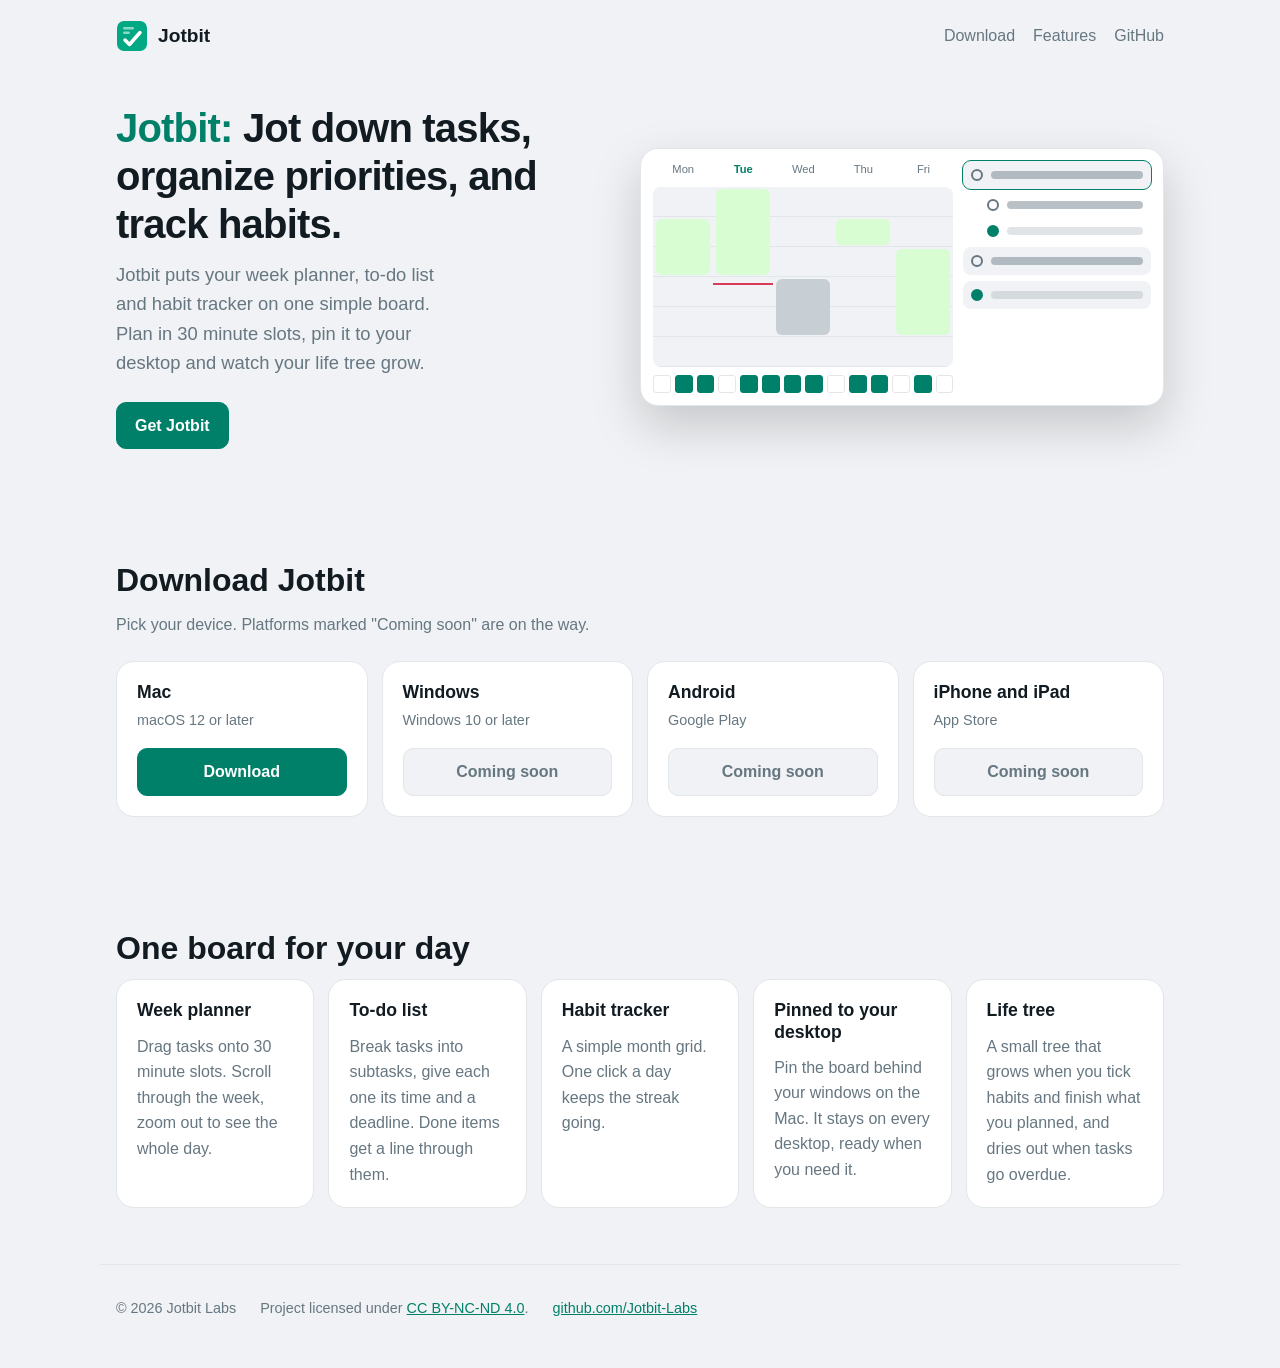
<file: index.html>
<!doctype html>
<html lang="en">
<head>
  <meta charset="utf-8">
  <meta name="viewport" content="width=device-width, initial-scale=1">
  <title>Jotbit: Jot down tasks, organize priorities, and track habits.</title>
  <meta name="description" content="Jotbit puts a week planner, a to-do list and a habit tracker on one simple board. Plan your day in 30 minute slots. Download Jotbit for Mac.">
  <link rel="canonical" href="https://jotbit-labs.github.io/">
  <meta name="color-scheme" content="dark light">
  <meta name="theme-color" content="#f0f2f5" media="(prefers-color-scheme: light)">
  <meta name="theme-color" content="#0b141a" media="(prefers-color-scheme: dark)">
  <meta name="application-name" content="Jotbit">
  <meta name="apple-mobile-web-app-title" content="Jotbit">

  <!-- Icons: SVG for browsers, PNG for Google results, Apple icon for home screens. -->
  <link rel="icon" href="assets/jotbit-logo.svg" type="image/svg+xml">
  <link rel="icon" href="assets/jotbit-favicon-48.png" type="image/png" sizes="48x48">
  <link rel="apple-touch-icon" href="assets/jotbit-apple-touch-icon.png">

  <!-- Link previews (WhatsApp, LinkedIn, Slack, X, Facebook). -->
  <meta property="og:type" content="website">
  <meta property="og:site_name" content="Jotbit">
  <meta property="og:title" content="Jotbit: Jot down tasks, organize priorities, and track habits.">
  <meta property="og:description" content="A week planner, a to-do list and a habit tracker on one simple board.">
  <meta property="og:url" content="https://jotbit-labs.github.io/">
  <meta property="og:image" content="https://jotbit-labs.github.io/assets/jotbit-social-card.png">
  <meta property="og:image:width" content="1200">
  <meta property="og:image:height" content="630">
  <meta property="og:image:alt" content="Jotbit logo and slogan next to the Jotbit board">
  <meta name="twitter:card" content="summary_large_image">

  <!-- Tells search engines the site is called "Jotbit" and who makes it. -->
  <script type="application/ld+json">
  {
    "@context": "https://schema.org",
    "@graph": [
      {
        "@type": "WebSite",
        "@id": "https://jotbit-labs.github.io/#website",
        "name": "Jotbit",
        "alternateName": ["Jotbit app", "Jotbit Labs"],
        "url": "https://jotbit-labs.github.io/",
        "publisher": { "@id": "https://jotbit-labs.github.io/#organization" }
      },
      {
        "@type": "Organization",
        "@id": "https://jotbit-labs.github.io/#organization",
        "name": "Jotbit Labs",
        "url": "https://jotbit-labs.github.io/",
        "logo": "https://jotbit-labs.github.io/assets/jotbit-logo-512.png",
        "sameAs": ["https://github.com/Jotbit-Labs"]
      }
    ]
  }
  </script>

  <link rel="stylesheet" href="assets/jotbit.css">
</head>
<body>
  <header class="site-header">
    <a class="brand" href="./" aria-label="Jotbit home">
      <img src="assets/jotbit-logo.svg" alt="Jotbit logo" width="32" height="32">
      <span>Jotbit</span>
    </a>
    <nav>
      <a href="#download">Download</a>
      <a href="#features">Features</a>
      <a href="https://github.com/Jotbit-Labs">GitHub</a>
    </nav>
  </header>

  <main>
    <section class="hero">
      <div class="hero-text">
        <h1><span class="hero-name">Jotbit:</span> Jot down tasks, organize priorities, and track habits.</h1>
        <p class="lead">
          Jotbit puts your week planner, to-do list and habit tracker on one simple board.
          Plan in 30 minute slots, pin it to your desktop and watch your life tree grow.
        </p>
        <a class="btn btn-primary" href="#download">Get Jotbit</a>
      </div>

      <!-- Illustration of the board: planner, habit tracker, to-do list. -->
      <div class="board-mock" aria-hidden="true">
        <div class="mock-planner">
          <div class="mock-days"><span>Mon</span><span class="today">Tue</span><span>Wed</span><span>Thu</span><span>Fri</span></div>
          <div class="mock-grid">
            <i class="blk" style="--c:1; --r:2; --h:2"></i>
            <i class="blk" style="--c:2; --r:1; --h:3"></i>
            <i class="blk done" style="--c:3; --r:4; --h:2"></i>
            <i class="blk" style="--c:4; --r:2; --h:1"></i>
            <i class="blk" style="--c:5; --r:3; --h:3"></i>
            <i class="now"></i>
          </div>
          <div class="mock-habits">
            <b></b><b class="on"></b><b class="on"></b><b></b><b class="on"></b><b class="on"></b><b class="on"></b>
            <b class="on"></b><b></b><b class="on"></b><b class="on"></b><b></b><b class="on"></b><b></b>
          </div>
        </div>
        <div class="mock-todo">
          <div class="todo-item open"><em></em><span></span></div>
          <div class="todo-sub"><em></em><span></span></div>
          <div class="todo-sub"><em class="tick"></em><span class="struck"></span></div>
          <div class="todo-item"><em></em><span></span></div>
          <div class="todo-item"><em class="tick"></em><span class="struck"></span></div>
        </div>
      </div>
    </section>

    <section id="download" class="downloads">
      <h2>Download Jotbit</h2>
      <p class="section-lead">Pick your device. Platforms marked "Coming soon" are on the way.</p>
      <div class="download-grid">
        <article class="dl-card" data-platform="mac">
          <h3>Mac</h3>
          <p class="dl-note">macOS 12 or later</p>
          <p class="dl-hint" hidden>Recommended for this device</p>
          <a class="btn" data-download aria-disabled="true">Coming soon</a>
        </article>
        <article class="dl-card" data-platform="windows">
          <h3>Windows</h3>
          <p class="dl-note">Windows 10 or later</p>
          <p class="dl-hint" hidden>Recommended for this device</p>
          <a class="btn" data-download aria-disabled="true">Coming soon</a>
        </article>
        <article class="dl-card" data-platform="android">
          <h3>Android</h3>
          <p class="dl-note">Google Play</p>
          <p class="dl-hint" hidden>Recommended for this device</p>
          <a class="btn" data-download aria-disabled="true">Coming soon</a>
        </article>
        <article class="dl-card" data-platform="ios">
          <h3>iPhone and iPad</h3>
          <p class="dl-note">App Store</p>
          <p class="dl-hint" hidden>Recommended for this device</p>
          <a class="btn" data-download aria-disabled="true">Coming soon</a>
        </article>
      </div>
    </section>

    <section id="features" class="features">
      <h2>One board for your day</h2>
      <div class="feature-grid">
        <article>
          <h3>Week planner</h3>
          <p>Drag tasks onto 30 minute slots. Scroll through the week, zoom out to see the whole day.</p>
        </article>
        <article>
          <h3>To-do list</h3>
          <p>Break tasks into subtasks, give each one its time and a deadline. Done items get a line through them.</p>
        </article>
        <article>
          <h3>Habit tracker</h3>
          <p>A simple month grid. One click a day keeps the streak going.</p>
        </article>
        <article>
          <h3>Pinned to your desktop</h3>
          <p>Pin the board behind your windows on the Mac. It stays on every desktop, ready when you need it.</p>
        </article>
        <article>
          <h3>Life tree</h3>
          <p>A small tree that grows when you tick habits and finish what you planned, and dries out when tasks go overdue.</p>
        </article>
      </div>
    </section>
  </main>

  <footer class="site-footer">
    <p>&copy; 2026 Jotbit Labs</p>
    <p>
      Project licensed under
      <a href="https://creativecommons.org/licenses/by-nc-nd/4.0/" rel="license">CC BY-NC-ND 4.0</a>.
    </p>
    <p><a href="https://github.com/Jotbit-Labs">github.com/Jotbit-Labs</a></p>
  </footer>

  <script src="assets/jotbit.js" defer></script>
</body>
</html>
</file>
<file: assets/jotbit.css>
/* Jotbit website. Colours match the app; light and dark follow the system. */

:root {
  --bg: #f0f2f5;
  --surface: #ffffff;
  --surface-2: #f0f2f5;
  --border: #e1e6e9;
  --text: #111b21;
  --muted: #667781;
  --accent: #008069;
  --accent-soft: #0080691f;
  --accent-text: #ffffff;
  --today: #008069;
  --done: #c7cfd4;
  --bubble: #d9fdd3;
  --alert: #d93a55;
  --radius: 18px;
  --max: 1080px;
}

@media (prefers-color-scheme: dark) {
  :root {
    --bg: #0b141a;
    --surface: #111b21;
    --surface-2: #202c33;
    --border: #2a3942;
    --text: #e9edef;
    --muted: #8696a0;
    --accent: #00a884;
    --accent-soft: #00a8842e;
    --accent-text: #111b21;
    --today: #00a884;
    --done: #3b4a54;
    --bubble: #005c4b;
    --alert: #f15c6d;
  }
}

* { box-sizing: border-box; }

html { scroll-behavior: smooth; }
@media (prefers-reduced-motion: reduce) { html { scroll-behavior: auto; } }

body {
  margin: 0;
  background: var(--bg);
  color: var(--text);
  font: 16px/1.6 -apple-system, BlinkMacSystemFont, "Segoe UI", Roboto, "Helvetica Neue", Arial, sans-serif;
  -webkit-font-smoothing: antialiased;
}

a { color: var(--accent); }
a:focus-visible, .btn:focus-visible { outline: 3px solid var(--today); outline-offset: 2px; }

h1, h2, h3 { line-height: 1.2; margin: 0 0 12px; }
h1 { font-size: clamp(1.8rem, 3.6vw, 2.5rem); letter-spacing: -0.02em; }
.hero-name { color: var(--accent); }
h2 { font-size: clamp(1.5rem, 3vw, 2rem); }
h3 { font-size: 1.1rem; }

/* Header */
.site-header {
  max-width: var(--max);
  margin: 0 auto;
  padding: 20px 16px;
  display: flex;
  align-items: center;
  justify-content: space-between;
  gap: 16px;
}
.brand { display: flex; align-items: center; gap: 10px; color: var(--text); text-decoration: none; font-weight: 700; font-size: 1.2rem; }
.site-header nav { display: flex; gap: 18px; flex-wrap: wrap; }
.site-header nav a { color: var(--muted); text-decoration: none; font-weight: 500; }
.site-header nav a:hover { color: var(--text); }

main { max-width: var(--max); margin: 0 auto; padding: 0 16px; }
section { padding: 56px 0; }

/* Buttons */
.btn {
  display: inline-block;
  padding: 10px 18px;
  border-radius: 10px;
  border: 1px solid var(--border);
  background: var(--surface-2);
  color: var(--muted);
  font-weight: 600;
  text-decoration: none;
  text-align: center;
}
.btn[aria-disabled="true"] { cursor: default; }
.btn-primary { background: var(--accent); border-color: var(--accent); color: var(--accent-text); }
.btn-primary:hover { filter: brightness(1.08); }

/* Hero */
.hero { display: grid; grid-template-columns: 1fr 1.1fr; gap: 48px; align-items: center; padding-top: 32px; }
.lead { font-size: 1.15rem; color: var(--muted); margin: 0 0 24px; max-width: 34ch; }

/* Board illustration */
.board-mock {
  display: grid;
  grid-template-columns: 1.6fr 1fr;
  gap: 10px;
  padding: 12px;
  border-radius: var(--radius);
  background: var(--surface);
  border: 1px solid var(--border);
  box-shadow: 0 20px 50px #0000002e;
}
.mock-planner { display: grid; grid-template-rows: auto 1fr auto; gap: 8px; min-width: 0; }
.mock-days { display: grid; grid-template-columns: repeat(5, 1fr); font-size: 0.7rem; color: var(--muted); text-align: center; }
.mock-days .today { color: var(--today); font-weight: 700; }
.mock-grid {
  position: relative;
  height: 180px;
  border-radius: 8px;
  background:
    repeating-linear-gradient(to bottom, transparent 0 29px, var(--border) 29px 30px),
    var(--surface-2);
}
.mock-grid .blk {
  position: absolute;
  left: calc((var(--c) - 1) * 20% + 3px);
  width: calc(20% - 6px);
  top: calc(var(--r) * 30px - 28px);
  height: calc(var(--h) * 30px - 4px);
  border-radius: 6px;
  background: var(--bubble);
}
.mock-grid .blk.done { background: var(--done); }
.mock-grid .now { position: absolute; left: 20%; width: 20%; top: 96px; height: 2px; background: var(--alert); }
.mock-habits { display: grid; grid-template-columns: repeat(14, 1fr); gap: 4px; }
.mock-habits b { aspect-ratio: 1; border-radius: 3px; border: 1px solid var(--border); }
.mock-habits b.on { background: var(--accent); border-color: var(--accent); }

.mock-todo { display: flex; flex-direction: column; gap: 6px; min-width: 0; }
.todo-item, .todo-sub { display: flex; align-items: center; gap: 8px; padding: 8px; border-radius: 8px; background: var(--surface-2); }
.todo-item.open { outline: 1px solid var(--accent); }
.todo-sub { margin-left: 16px; padding: 4px 8px; background: transparent; }
.mock-todo em { width: 12px; height: 12px; border-radius: 50%; border: 2px solid var(--muted); flex: none; }
.mock-todo em.tick { background: var(--accent); border-color: var(--accent); }
.mock-todo span { height: 8px; border-radius: 4px; background: var(--muted); opacity: 0.45; flex: 1; }
.mock-todo span.struck { opacity: 0.2; }

/* Downloads */
.section-lead { color: var(--muted); margin: 0 0 24px; }
.download-grid { display: grid; grid-template-columns: repeat(auto-fit, minmax(180px, 1fr)); gap: 14px; }
.dl-card {
  display: flex;
  flex-direction: column;
  gap: 6px;
  padding: 20px;
  border-radius: var(--radius);
  background: var(--surface);
  border: 1px solid var(--border);
}
.dl-card h3 { margin: 0; }
.dl-note { margin: 0 0 10px; color: var(--muted); font-size: 0.9rem; }
.dl-card .btn { margin-top: auto; }
.dl-card.is-recommended { border-color: var(--accent); box-shadow: 0 0 0 3px var(--accent-soft); }
.dl-hint { margin: 0 0 10px; font-size: 0.8rem; color: var(--accent); font-weight: 600; }

/* Features */
.feature-grid { display: grid; grid-template-columns: repeat(auto-fit, minmax(190px, 1fr)); gap: 14px; }
.feature-grid article { padding: 20px; border-radius: var(--radius); background: var(--surface); border: 1px solid var(--border); }
.feature-grid p { margin: 0; color: var(--muted); }

/* Footer */
.site-footer {
  max-width: var(--max);
  margin: 0 auto;
  padding: 32px 16px 48px;
  border-top: 1px solid var(--border);
  color: var(--muted);
  font-size: 0.9rem;
  display: flex;
  flex-wrap: wrap;
  gap: 8px 24px;
}
.site-footer p { margin: 0; }

/* Phones */
@media (max-width: 760px) {
  .hero { grid-template-columns: 1fr; gap: 32px; }
  .board-mock { grid-template-columns: 1fr; }
  .mock-todo { display: none; }
  section { padding: 40px 0; }
}
</file>
